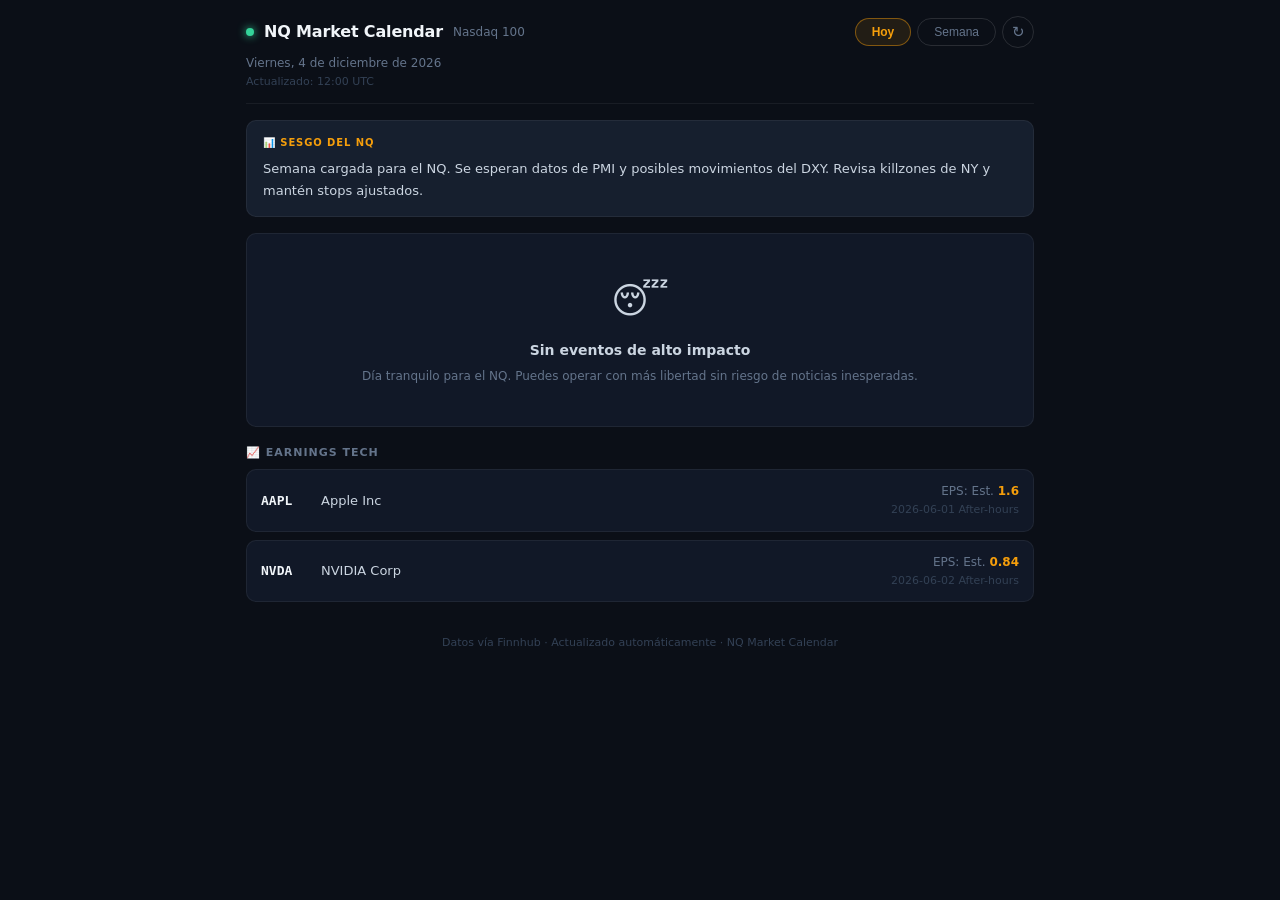
<file: index.html>
<!DOCTYPE html>
<html lang="es">
<head>
<meta charset="UTF-8">
<meta name="viewport" content="width=device-width, initial-scale=1.0">
<title>NQ Market Calendar — Nasdaq 100</title>
<link rel="stylesheet" href="css/style.css">
</head>
<body>
<div id="app">
  <header class="header">
    <div class="header-top">
      <div class="brand">
        <span class="brand-dot" id="status-dot"></span>
        <span class="brand-title">NQ Market Calendar</span>
        <span class="brand-sub">Nasdaq 100</span>
      </div>
      <div class="controls">
        <button class="btn-filter active" data-scope="today">Hoy</button>
        <button class="btn-filter" data-scope="week">Semana</button>
        <button class="btn-refresh" id="btn-refresh" title="Actualizar">↻</button>
      </div>
    </div>
    <div class="header-date" id="header-date"></div>
    <div class="header-updated" id="header-updated"></div>
  </header>

  <main class="main">
    <!-- Loading -->
    <div id="loading" class="loading hidden">
      <div class="spinner"></div>
      <div>
        <div class="loading-text">Cargando calendario económico…</div>
        <div class="loading-sub">Consultando fuentes en tiempo real</div>
      </div>
    </div>

    <!-- Error -->
    <div id="error" class="error hidden">
      <div class="error-icon">⚠️</div>
      <div class="error-msg">No se pudo cargar el calendario.</div>
      <button class="btn-retry" id="btn-retry">Reintentar</button>
    </div>

    <!-- Content -->
    <div id="content" class="content">
      <!-- Summary -->
      <div class="summary-card" id="summary-card">
        <div class="summary-label">📊 Sesgo del NQ</div>
        <div class="summary-text" id="summary-text"></div>
      </div>

      <!-- Events -->
      <div id="events-container"></div>

      <!-- Earnings -->
      <div class="section-title">📈 Earnings Tech</div>
      <div id="earnings-container"></div>
    </div>
  </main>

  <footer class="footer">
    Datos vía Finnhub · Actualizado automáticamente · NQ Market Calendar
  </footer>
</div>

<script src="js/app.js"></script>
</body>
</html>
</file>
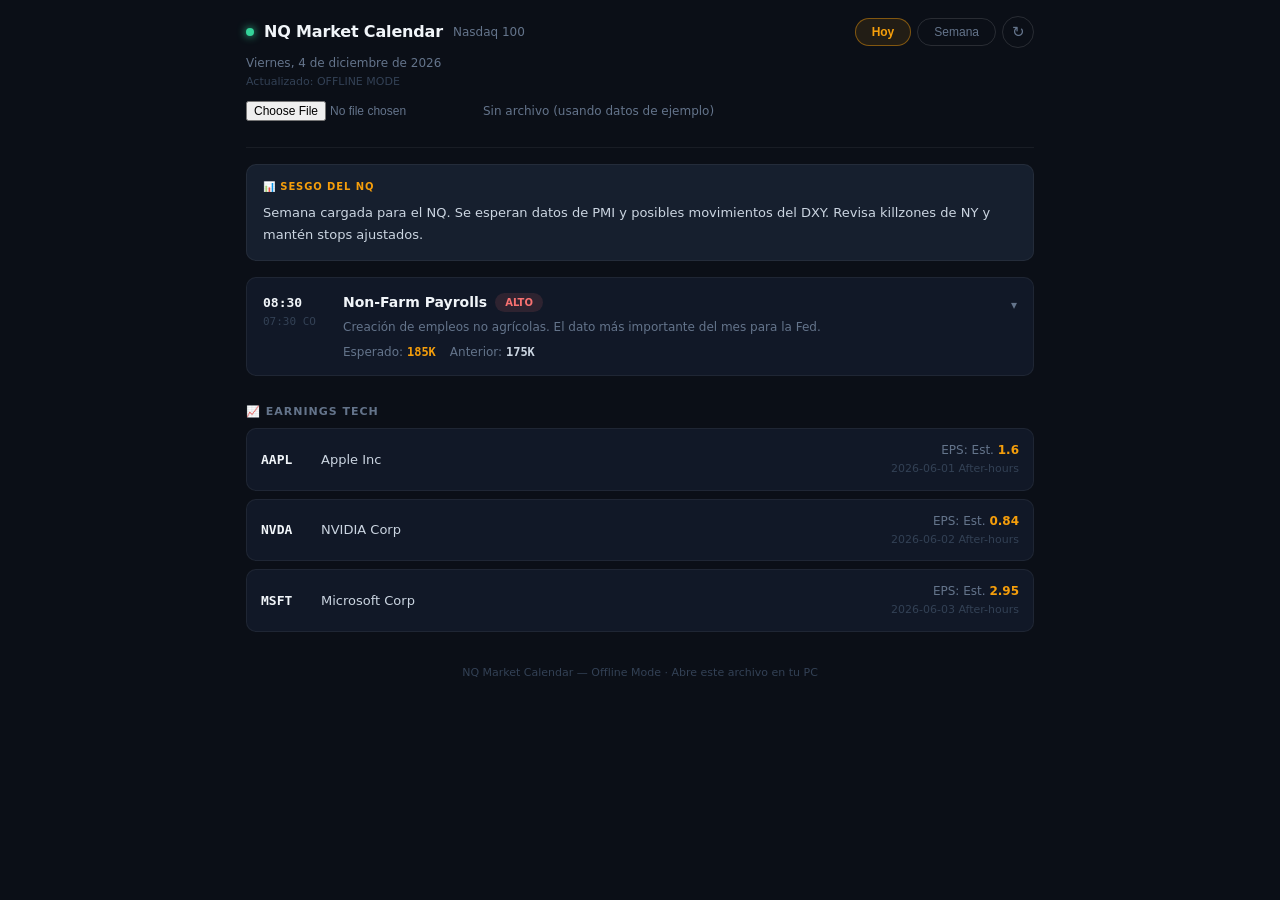
<file: NQ-Market-Calendar-Offline.html>
<!DOCTYPE html>
<html lang="es">
<head>
<meta charset="UTF-8">
<meta name="viewport" content="width=device-width, initial-scale=1.0">
<title>NQ Market Calendar — Offline</title>
<style>
:root {
  --bg: #0b0f17; --bg-2: #111827; --bg-3: #161f2e; --bg-4: #1e293b;
  --border: rgba(255,255,255,0.06); --border-2: rgba(255,255,255,0.12);
  --text: #cbd5e1; --text-2: #64748b; --text-3: #334155;
  --head: #f1f5f9; --amber: #f59e0b; --amber-bg: rgba(245,158,11,0.10);
  --bull: #34d399; --bull-bg: rgba(52,211,153,0.08); --bull-border: rgba(52,211,153,0.20);
  --bear: #f87171; --bear-bg: rgba(248,113,113,0.08); --bear-border: rgba(248,113,113,0.20);
  --neu: #fbbf24; --neu-bg: rgba(251,191,36,0.08); --neu-border: rgba(251,191,36,0.20);
}
* { box-sizing: border-box; margin: 0; padding: 0; }
body { background: var(--bg); color: var(--text); font-family: ui-sans-serif, system-ui, -apple-system, "Segoe UI", Roboto, sans-serif; font-size: 14px; line-height: 1.5; min-height: 100vh; }
#app { max-width: 820px; margin: 0 auto; padding: 0 16px 40px; }
.header { padding: 16px 0 12px; border-bottom: 1px solid var(--border); margin-bottom: 16px; }
.header-top { display: flex; align-items: center; justify-content: space-between; gap: 12px; flex-wrap: wrap; }
.brand { display: flex; align-items: center; gap: 10px; }
.brand-dot { width: 8px; height: 8px; border-radius: 50%; background: var(--bull); box-shadow: 0 0 8px var(--bull); }
.brand-title { font-size: 16px; font-weight: 700; color: var(--head); letter-spacing: -0.01em; }
.brand-sub { font-size: 12px; color: var(--text-2); }
.controls { display: flex; align-items: center; gap: 6px; }
.btn-filter { padding: 6px 16px; border-radius: 20px; border: 1px solid var(--border-2); background: transparent; color: var(--text-2); font-size: 12px; cursor: pointer; transition: all .15s; }
.btn-filter.active { background: var(--amber-bg); border-color: rgba(245,158,11,0.45); color: var(--amber); font-weight: 600; }
.btn-filter:hover:not(:disabled) { border-color: rgba(245,158,11,0.45); }
.btn-filter:disabled { opacity: .4; cursor: default; }
.btn-refresh { width: 32px; height: 32px; border-radius: 50%; border: 1px solid var(--border-2); background: transparent; color: var(--text-2); font-size: 15px; cursor: pointer; display: inline-flex; align-items: center; justify-content: center; transition: transform .2s; }
.btn-refresh:hover:not(:disabled) { transform: rotate(90deg); }
.btn-refresh:disabled { opacity: .4; cursor: default; }
.header-date { font-size: 12px; color: var(--text-2); margin-top: 6px; }
.header-updated { font-size: 11px; color: var(--text-3); margin-top: 2px; }
.summary-card { background: var(--bg-3); border: 1px solid var(--border); border-radius: 10px; padding: 14px 16px; margin-bottom: 16px; }
.summary-label { font-size: 10px; font-weight: 700; text-transform: uppercase; letter-spacing: 0.09em; color: var(--amber); margin-bottom: 8px; }
.summary-text { font-size: 13px; color: var(--text); line-height: 1.7; }
.section-title { font-size: 11px; font-weight: 700; text-transform: uppercase; letter-spacing: 0.09em; color: var(--text-2); padding: 18px 0 8px; }
.event-card { background: var(--bg-2); border: 1px solid var(--border); border-radius: 10px; padding: 14px 16px; margin-bottom: 10px; cursor: pointer; transition: border-color .2s, background .2s; }
.event-card:hover { border-color: var(--border-2); background: var(--bg-3); }
.event-card.expanded { border-color: rgba(255,255,255,0.18); }
.card-header { display: flex; align-items: flex-start; gap: 12px; }
.time-col { min-width: 68px; padding-top: 1px; }
.time-et { font-family: ui-monospace, SFMono-Regular, Menlo, monospace; font-size: 13px; font-weight: 700; color: var(--head); }
.time-co { font-family: ui-monospace, SFMono-Regular, Menlo, monospace; font-size: 11px; color: var(--text-3); margin-top: 2px; }
.card-body { flex: 1; }
.card-title-row { display: flex; align-items: center; gap: 8px; flex-wrap: wrap; margin-bottom: 5px; }
.card-title { font-size: 14px; font-weight: 700; color: var(--head); }
.badge { font-size: 10px; padding: 2px 10px; border-radius: 12px; font-weight: 700; }
.badge-alto { background: rgba(248,113,113,0.12); color: var(--bear); }
.badge-medio { background: rgba(251,191,36,0.12); color: var(--neu); }
.card-desc { font-size: 12px; color: var(--text-2); line-height: 1.5; }
.card-values { display: flex; gap: 14px; margin-top: 7px; }
.card-value { font-size: 12px; color: var(--text-2); }
.card-value strong { font-family: ui-monospace, SFMono-Regular, Menlo, monospace; font-weight: 600; }
.exp-amber { color: var(--amber); }
.exp-white { color: var(--text); }
.chevron { color: var(--text-2); font-size: 12px; flex-shrink: 0; margin-top: 4px; transition: transform .2s; display: inline-block; }
.event-card.expanded .chevron { transform: rotate(180deg); }
.panel { margin-top: 14px; border-top: 1px solid var(--border); padding-top: 14px; }
.panel-label { font-size: 10px; font-weight: 700; text-transform: uppercase; letter-spacing: 0.07em; color: var(--text-2); margin-bottom: 10px; }
.scenarios { display: grid; grid-template-columns: repeat(3, 1fr); gap: 8px; margin-bottom: 12px; }
@media (max-width: 640px) { .scenarios { grid-template-columns: 1fr; } }
.scenario { border-radius: 8px; padding: 11px 12px; }
.scenario-bull { background: var(--bull-bg); border: 1px solid var(--bull-border); }
.scenario-bear { background: var(--bear-bg); border: 1px solid var(--bear-border); }
.scenario-neu { background: var(--neu-bg); border: 1px solid var(--neu-border); }
.scenario-label { font-size: 10px; font-weight: 700; text-transform: uppercase; letter-spacing: 0.06em; margin-bottom: 6px; }
.sc-label-bull { color: var(--bull); }
.sc-label-bear { color: var(--bear); }
.sc-label-neu { color: var(--neu); }
.scenario-text { font-size: 12px; color: var(--text); line-height: 1.55; }
.ict-box { background: var(--amber-bg); border: 1px solid rgba(245,158,11,0.25); border-radius: 8px; padding: 11px 13px; }
.ict-label { font-size: 10px; font-weight: 700; text-transform: uppercase; letter-spacing: 0.07em; color: var(--amber); margin-bottom: 6px; }
.ict-text { font-size: 12px; color: var(--text); line-height: 1.65; }
.earn-card { background: var(--bg-2); border: 1px solid var(--border); border-radius: 10px; padding: 12px 14px; margin-bottom: 8px; display: flex; align-items: center; justify-content: space-between; gap: 12px; }
.earn-left { display: flex; align-items: center; gap: 10px; }
.earn-ticker { font-family: ui-monospace, monospace; font-size: 13px; font-weight: 700; color: var(--head); min-width: 50px; }
.earn-name { font-size: 13px; color: var(--text); }
.earn-right { text-align: right; }
.earn-eps { font-size: 12px; color: var(--text-2); }
.earn-eps strong { color: var(--amber); }
.earn-date { font-size: 11px; color: var(--text-3); margin-top: 2px; }
.footer { text-align: center; padding: 24px 10px 0; font-size: 11px; color: var(--text-3); line-height: 1.6; }
.empty { text-align: center; padding: 40px 20px; background: var(--bg-2); border: 1px solid var(--border); border-radius: 10px; }
.empty-icon { font-size: 36px; margin-bottom: 12px; }
.empty-title { font-size: 14px; color: var(--text); font-weight: 600; margin-bottom: 6px; }
.empty-desc { font-size: 12px; color: var(--text-2); line-height: 1.6; }
.import-row { display: flex; align-items: center; gap: 10px; margin-bottom: 14px; }
.import-row input[type="file"] { color: var(--text-2); font-size: 12px; }
.import-row .file-name { font-size: 12px; color: var(--text-2); }
.hidden { display: none !important; }
</style>
</head>
<body>
<div id="app">
  <header class="header">
    <div class="header-top">
      <div class="brand">
        <span class="brand-dot" id="status-dot"></span>
        <span class="brand-title">NQ Market Calendar</span>
        <span class="brand-sub">Nasdaq 100</span>
      </div>
      <div class="controls">
        <button class="btn-filter active" data-scope="today">Hoy</button>
        <button class="btn-filter" data-scope="week">Semana</button>
        <button class="btn-refresh" id="btn-refresh" title="Actualizar">↻</button>
      </div>
    </div>
    <div class="header-date" id="header-date"></div>
    <div class="header-updated" id="header-updated"></div>
    <div class="import-row" style="margin-top:10px;">
      <input type="file" id="file-input" accept=".json" />
      <span class="file-name" id="file-name">Sin archivo (usando datos de ejemplo)</span>
    </div>
  </header>

  <main class="main" id="main">
    <div id="content" class="content">
      <div class="summary-card" id="summary-card">
        <div class="summary-label">📊 Sesgo del NQ</div>
        <div class="summary-text" id="summary-text"></div>
      </div>
      <div id="events-container"></div>
      <div class="section-title">📈 Earnings Tech</div>
      <div id="earnings-container"></div>
    </div>
  </main>

  <footer class="footer">NQ Market Calendar — Offline Mode · Abre este archivo en tu PC</footer>
</div>

<script>
const $ = (sel) => document.querySelector(sel);
const $$ = (sel) => document.querySelectorAll(sel);
const DAYS_ORDER = ["Lunes","Martes","Miércoles","Jueves","Viernes"];

const parseDir = (text="") => {
  if (!text) return "neutral";
  const t = text.toUpperCase();
  if (t.startsWith("📈") || t.includes("BULLISH")) return "bull";
  if (t.startsWith("📉") || t.includes("BEARISH")) return "bear";
  return "neutral";
};
const stripTag = (text="") => text.replace(/^(📈|📉|➡️)\s*(BULLISH|BEARISH|NEUTRO)\s*[-—]\s*/i, "").trim();
const fmtDate = () => new Date().toLocaleDateString("es-CO", { weekday:"long", year:"numeric", month:"long", day:"numeric" });

// ── DATOS DE EJEMPLO EMBEBIDOS ─────────────────────────────────────────────
const DEFAULT_DATA = {
  "periodo": "Semana de ejemplo",
  "resumen_sesgo": "Semana cargada para el NQ. Se esperan datos de PMI y posibles movimientos del DXY. Revisa killzones de NY y mantén stops ajustados.",
  "eventos": [
    {
      "dia": "Lunes",
      "hora_et": "10:00",
      "hora_co": "09:00 CO",
      "nombre": "ISM Manufacturing PMI",
      "impacto": "MEDIO",
      "esperado": "48.5",
      "anterior": "48.7",
      "descripcion": "Índice de Gerentes de Compras. >50 = expansión, <50 = contracción.",
      "escenarios": {
        "mayor_esperado": "📈 BULLISH — expansión sectorial impulsa confianza. NQ se beneficia.",
        "menor_esperado": "📉 BEARISH — contracción en manufactura. Cautela en Tech.",
        "en_linea": "➡️ NEUTRO — expansión moderada."
      },
      "contexto_ict": "10:00 ET ISM. Si sesgo previo es bajista y PMI <50, confirma continuation. Revisar 15m FVG."
    },
    {
      "dia": "Miércoles",
      "hora_et": "08:30",
      "hora_co": "07:30 CO",
      "nombre": "CPI m/m",
      "impacto": "ALTO",
      "esperado": "0.3%",
      "anterior": "0.2%",
      "descripcion": "Índice de precios al consumidor. Mide inflación de bienes y servicios.",
      "escenarios": {
        "mayor_esperado": "📉 BEARISH — inflación alta restringe recortes de la Fed. Growth stocks sufren.",
        "menor_esperado": "📈 BULLISH — inflación baja abre puerta a recortes. Tech y NQ se impulsan.",
        "en_linea": "➡️ NEUTRO — dato en línea. Atención a la lectura de la Fed."
      },
      "contexto_ict": "Killzone NY 8:30–9:30. Revisar Order Block diario en NQ. Si previo BSL, esperar sweep + reversal."
    },
    {
      "dia": "Viernes",
      "hora_et": "08:30",
      "hora_co": "07:30 CO",
      "nombre": "Non-Farm Payrolls",
      "impacto": "ALTO",
      "esperado": "185K",
      "anterior": "175K",
      "descripcion": "Creación de empleos no agrícolas. El dato más importante del mes para la Fed.",
      "escenarios": {
        "mayor_esperado": "📉 BEARISH — empleo fuerte obliga a Fed 'higher for longer'. Tech sufre.",
        "menor_esperado": "📈 BULLISH — debilidad laboral alivia presión sobre la Fed. NQ sube.",
        "en_linea": "➡️ NEUTRO — dato en línea. Sesgo previo se mantiene."
      },
      "contexto_ict": "Primer viernes de mes. Alta volatilidad en apertura cash 9:30. Revisar sell-side liquidity del NQ antes del dato."
    }
  ],
  "earnings": [
    { "symbol": "AAPL", "name": "Apple Inc", "date": "2026-06-01", "epsEstimate": 1.60, "epsActual": null, "hour": "amc" },
    { "symbol": "NVDA", "name": "NVIDIA Corp", "date": "2026-06-02", "epsEstimate": 0.84, "epsActual": null, "hour": "amc" },
    { "symbol": "MSFT", "name": "Microsoft Corp", "date": "2026-06-03", "epsEstimate": 2.95, "epsActual": null, "hour": "amc" }
  ],
  "updatedAt": "OFFLINE MODE"
};

let scope = "today";
let calendarData = DEFAULT_DATA;

function render() {
  const container = $("#events-container");
  const earnContainer = $("#earnings-container");
  container.innerHTML = "";
  earnContainer.innerHTML = "";

  $("#header-date").textContent = (fmtDate().charAt(0).toUpperCase() + fmtDate().slice(1));
  if (calendarData.updatedAt) $("#header-updated").textContent = "Actualizado: " + calendarData.updatedAt;

  const summaryCard = $("#summary-card");
  if (calendarData.resumen_sesgo) { summaryCard.style.display = ""; $("#summary-text").textContent = calendarData.resumen_sesgo; }
  else summaryCard.style.display = "none";

  let events = calendarData.eventos || [];
  if (scope === "today") {
    const todayName = new Date().toLocaleDateString("es-CO", { weekday: "long" });
    const cap = todayName.charAt(0).toUpperCase() + todayName.slice(1);
    events = events.filter(e => (e.dia || "").toLowerCase() === cap.toLowerCase());
  }

  if (events.length === 0) {
    container.innerHTML = `<div class="empty"><div class="empty-icon">😴</div><div class="empty-title">Sin eventos de alto impacto</div><div class="empty-desc">Día tranquilo para el NQ. Puedes operar con más libertad sin riesgo de noticias inesperadas.</div></div>`;
  } else {
    const grouped = {};
    events.forEach((ev, i) => { const d = ev.dia || "Otro"; if (!grouped[d]) grouped[d] = []; grouped[d].push({ ...ev, _i: i }); });
    const orderedDays = scope === "today" ? Object.keys(grouped) : DAYS_ORDER.filter(d => grouped[d]);
    orderedDays.forEach(day => {
      if (scope === "week" || orderedDays.length > 1) {
        const dh = document.createElement("div"); dh.className = "section-title"; dh.textContent = "— " + day; container.appendChild(dh);
      }
      (grouped[day] || []).forEach(ev => container.appendChild(buildEventCard(ev)));
    });
  }

  const earnings = (calendarData.earnings || []).slice(0, 20);
  if (earnings.length === 0) earnContainer.innerHTML = `<div class="empty"><div class="empty-desc">Sin earnings reportados para este período.</div></div>`;
  else earnings.forEach(e => earnContainer.appendChild(buildEarningCard(e)));
}

function buildEventCard(ev) {
  const wrap = document.createElement("div"); wrap.className = "event-card"; wrap.dataset.id = ev._i;
  const badgeClass = (ev.impacto || "").toUpperCase() === "ALTO" ? "badge-alto" : "badge-medio";
  const header = document.createElement("div"); header.className = "card-header";
  header.innerHTML = `
    <div class="time-col"><div class="time-et">${ev.hora_et || ""}</div><div class="time-co">${ev.hora_co || ""}</div></div>
    <div class="card-body">
      <div class="card-title-row"><span class="card-title">${ev.nombre || ""}</span><span class="badge ${badgeClass}">${ev.impacto || "MEDIO"}</span></div>
      <div class="card-desc">${ev.descripcion || ""}</div>
      <div class="card-values">${ev.esperado ? `<span class="card-value">Esperado: <strong class="exp-amber">${ev.esperado}</strong></span>` : ""}${ev.anterior ? `<span class="card-value">Anterior: <strong class="exp-white">${ev.anterior}</strong></span>` : ""}</div>
    </div>
    <span class="chevron">▾</span>`;
  wrap.appendChild(header);
  wrap.addEventListener("click", () => toggleCard(wrap, ev));
  return wrap;
}

function toggleCard(wrap, ev) {
  const isExpanded = wrap.classList.contains("expanded");
  document.querySelectorAll(".event-card.expanded").forEach(c => { c.classList.remove("expanded"); const p = c.querySelector(".panel"); if (p) p.remove(); });
  if (isExpanded) return;
  wrap.classList.add("expanded");
  const panel = document.createElement("div"); panel.className = "panel";
  const scenarios = [
    { key: "mayor_esperado", label: "📈 Mayor que esperado", defaultDir: "bull" },
    { key: "menor_esperado", label: "📉 Menor que esperado", defaultDir: "bear" },
    { key: "en_linea", label: "➡️ En línea", defaultDir: "neutral" },
  ];
  const scRow = document.createElement("div"); scRow.className = "scenarios";
  scenarios.forEach(sc => {
    const text = ev.escenarios?.[sc.key] || "";
    const dir = parseDir(text) || sc.defaultDir;
    const cleaned = stripTag(text) || (dir === "bull" ? "Reacción alcista probable" : dir === "bear" ? "Reacción bajista probable" : "Reacción neutral");
    const map = { bull: ["scenario-bull","sc-label-bull"], bear: ["scenario-bear","sc-label-bear"], neutral: ["scenario-neu","sc-label-neu"] };
    const [cls, lblCls] = map[dir];
    const box = document.createElement("div"); box.className = "scenario " + cls;
    box.innerHTML = `<div class="scenario-label ${lblCls}">${sc.label}</div><div class="scenario-text">${cleaned}</div>`;
    scRow.appendChild(box);
  });
  panel.appendChild(document.createElement("div")).className = "panel-label";
  panel.lastChild.textContent = "Escenarios para el NQ";
  panel.appendChild(scRow);
  if (ev.contexto_ict) {
    const ict = document.createElement("div"); ict.className = "ict-box";
    ict.innerHTML = `<div class="ict-label">📊 Contexto ICT / NQ</div><div class="ict-text">${ev.contexto_ict}</div>`;
    panel.appendChild(ict);
  }
  wrap.appendChild(panel);
}

function buildEarningCard(e) {
  const wrap = document.createElement("div"); wrap.className = "earn-card";
  const epsE = e.epsEstimate != null ? e.epsEstimate : "—";
  const epsA = e.epsActual != null ? e.epsActual : null;
  const epsStr = epsA != null ? `<strong>${epsA}</strong> (est. ${epsE})` : `Est. <strong>${epsE}</strong>`;
  const hourStr = e.hour ? (e.hour === "bmo" ? "Pre-market" : e.hour === "amc" ? "After-hours" : e.hour) : "";
  wrap.innerHTML = `<div class="earn-left"><span class="earn-ticker">${e.symbol || ""}</span><span class="earn-name">${e.name || ""}</span></div><div class="earn-right"><div class="earn-eps">EPS: ${epsStr}</div><div class="earn-date">${e.date || ""} ${hourStr}</div></div>`;
  return wrap;
}

// Filters
$$(".btn-filter").forEach(btn => {
  btn.addEventListener("click", () => {
    if (btn.classList.contains("active")) return;
    $$(".btn-filter").forEach(b => b.classList.remove("active"));
    btn.classList.add("active");
    scope = btn.dataset.scope;
    render();
  });
});
$("#btn-refresh").addEventListener("click", render);

// File import
$("#file-input").addEventListener("change", (e) => {
  const file = e.target.files[0];
  if (!file) return;
  $("#file-name").textContent = file.name;
  const reader = new FileReader();
  reader.onload = (ev) => {
    try {
      calendarData = JSON.parse(ev.target.result);
      render();
      $("#status-dot").style.background = "var(--bull)";
    } catch (err) {
      alert("El archivo no es un JSON válido.");
    }
  };
  reader.readAsText(file);
});

// Init
render();
</script>
</body>
</html>
</file>
<file: css/style.css>
:root {
  --bg: #0b0f17;
  --bg-2: #111827;
  --bg-3: #161f2e;
  --bg-4: #1e293b;
  --border: rgba(255,255,255,0.06);
  --border-2: rgba(255,255,255,0.12);
  --text: #cbd5e1;
  --text-2: #64748b;
  --text-3: #334155;
  --head: #f1f5f9;
  --amber: #f59e0b;
  --amber-bg: rgba(245,158,11,0.10);
  --bull: #34d399;
  --bull-bg: rgba(52,211,153,0.08);
  --bull-border: rgba(52,211,153,0.20);
  --bear: #f87171;
  --bear-bg: rgba(248,113,113,0.08);
  --bear-border: rgba(248,113,113,0.20);
  --neu: #fbbf24;
  --neu-bg: rgba(251,191,36,0.08);
  --neu-border: rgba(251,191,36,0.20);
}

* { box-sizing: border-box; margin: 0; padding: 0; }

body {
  background: var(--bg);
  color: var(--text);
  font-family: ui-sans-serif, system-ui, -apple-system, "Segoe UI", Roboto, sans-serif;
  font-size: 14px;
  line-height: 1.5;
  min-height: 100vh;
}

#app { max-width: 820px; margin: 0 auto; padding: 0 16px 40px; }

/* Header */
.header { padding: 16px 0 12px; border-bottom: 1px solid var(--border); margin-bottom: 16px; }
.header-top { display: flex; align-items: center; justify-content: space-between; gap: 12px; flex-wrap: wrap; }
.brand { display: flex; align-items: center; gap: 10px; }
.brand-dot { width: 8px; height: 8px; border-radius: 50%; background: var(--bull); box-shadow: 0 0 8px var(--bull); }
.brand-dot.offline { background: var(--bear); box-shadow: 0 0 8px var(--bear); }
.brand-title { font-size: 16px; font-weight: 700; color: var(--head); letter-spacing: -0.01em; }
.brand-sub { font-size: 12px; color: var(--text-2); }

.controls { display: flex; align-items: center; gap: 6px; }
.btn-filter {
  padding: 6px 16px; border-radius: 20px; border: 1px solid var(--border-2);
  background: transparent; color: var(--text-2); font-size: 12px; cursor: pointer; transition: all .15s;
}
.btn-filter.active { background: var(--amber-bg); border-color: rgba(245,158,11,0.45); color: var(--amber); font-weight: 600; }
.btn-filter:hover:not(:disabled) { border-color: rgba(245,158,11,0.45); }
.btn-filter:disabled { opacity: .4; cursor: default; }
.btn-refresh {
  width: 32px; height: 32px; border-radius: 50%; border: 1px solid var(--border-2);
  background: transparent; color: var(--text-2); font-size: 15px; cursor: pointer; display: inline-flex;
  align-items: center; justify-content: center; transition: transform .2s;
}
.btn-refresh:hover:not(:disabled) { transform: rotate(90deg); }
.btn-refresh:disabled { opacity: .4; cursor: default; }

.header-date { font-size: 12px; color: var(--text-2); margin-top: 6px; }
.header-updated { font-size: 11px; color: var(--text-3); margin-top: 2px; }

/* Loading */
.loading { display: flex; align-items: center; gap: 14px; padding: 20px 0; }
.loading.hidden { display: none; }
.spinner { width: 22px; height: 22px; border: 2px solid rgba(245,158,11,0.25); border-top-color: var(--amber); border-radius: 50%; animation: spin .7s linear infinite; flex-shrink: 0; }
@keyframes spin { to { transform: rotate(360deg); } }
.loading-text { font-size: 14px; color: var(--text); font-weight: 500; }
.loading-sub { font-size: 12px; color: var(--text-2); margin-top: 2px; }

/* Skeleton */
.skeleton { background: var(--bg-4); border-radius: 6px; animation: pulse 1.5s ease-in-out infinite; }
@keyframes pulse { 0%,100%{opacity:1} 50%{opacity:.45} }

/* Error */
.error { text-align: center; padding: 40px 20px; background: var(--bear-bg); border: 1px solid var(--bear-border); border-radius: 12px; margin: 16px 0; }
.error.hidden { display: none; }
.error-icon { font-size: 32px; margin-bottom: 10px; }
.error-msg { color: var(--bear); font-size: 14px; margin-bottom: 14px; }
.btn-retry { padding: 9px 24px; border-radius: 8px; border: 1px solid var(--bear-border); background: var(--bear-bg); color: var(--bear); font-size: 13px; font-weight: 500; cursor: pointer; }

/* Content */
.content.hidden { display: none; }

/* Summary */
.summary-card { background: var(--bg-3); border: 1px solid var(--border); border-radius: 10px; padding: 14px 16px; margin-bottom: 16px; }
.summary-label { font-size: 10px; font-weight: 700; text-transform: uppercase; letter-spacing: 0.09em; color: var(--amber); margin-bottom: 8px; }
.summary-text { font-size: 13px; color: var(--text); line-height: 1.7; }

/* Section */
.section-title { font-size: 11px; font-weight: 700; text-transform: uppercase; letter-spacing: 0.09em; color: var(--text-2); padding: 18px 0 8px; }

/* Cards */
.event-card { background: var(--bg-2); border: 1px solid var(--border); border-radius: 10px; padding: 14px 16px; margin-bottom: 10px; cursor: pointer; transition: border-color .2s, background .2s; }
.event-card:hover { border-color: var(--border-2); background: var(--bg-3); }
.event-card.expanded { border-color: rgba(255,255,255,0.18); }

.card-header { display: flex; align-items: flex-start; gap: 12px; }
.time-col { min-width: 68px; padding-top: 1px; }
.time-et { font-family: ui-monospace, SFMono-Regular, Menlo, monospace; font-size: 13px; font-weight: 700; color: var(--head); }
.time-co { font-family: ui-monospace, SFMono-Regular, Menlo, monospace; font-size: 11px; color: var(--text-3); margin-top: 2px; }
.card-body { flex: 1; }
.card-title-row { display: flex; align-items: center; gap: 8px; flex-wrap: wrap; margin-bottom: 5px; }
.card-title { font-size: 14px; font-weight: 700; color: var(--head); }
.badge { font-size: 10px; padding: 2px 10px; border-radius: 12px; font-weight: 700; }
.badge-alto { background: rgba(248,113,113,0.12); color: var(--bear); }
.badge-medio { background: rgba(251,191,36,0.12); color: var(--neu); }
.card-desc { font-size: 12px; color: var(--text-2); line-height: 1.5; }
.card-values { display: flex; gap: 14px; margin-top: 7px; }
.card-value { font-size: 12px; color: var(--text-2); }
.card-value strong { font-family: ui-monospace, SFMono-Regular, Menlo, monospace; font-weight: 600; }
.exp-amber { color: var(--amber); }
.exp-white { color: var(--text); }

.chevron { color: var(--text-2); font-size: 12px; flex-shrink: 0; margin-top: 4px; transition: transform .2s; display: inline-block; }
.event-card.expanded .chevron { transform: rotate(180deg); }

/* Expanded panel */
.panel { margin-top: 14px; border-top: 1px solid var(--border); padding-top: 14px; }
.panel-label { font-size: 10px; font-weight: 700; text-transform: uppercase; letter-spacing: 0.07em; color: var(--text-2); margin-bottom: 10px; }
.scenarios { display: grid; grid-template-columns: repeat(3, 1fr); gap: 8px; margin-bottom: 12px; }
@media (max-width: 640px) { .scenarios { grid-template-columns: 1fr; } }
.scenario { border-radius: 8px; padding: 11px 12px; }
.scenario-bull { background: var(--bull-bg); border: 1px solid var(--bull-border); }
.scenario-bear { background: var(--bear-bg); border: 1px solid var(--bear-border); }
.scenario-neu { background: var(--neu-bg); border: 1px solid var(--neu-border); }
.scenario-label { font-size: 10px; font-weight: 700; text-transform: uppercase; letter-spacing: 0.06em; margin-bottom: 6px; }
.sc-label-bull { color: var(--bull); }
.sc-label-bear { color: var(--bear); }
.sc-label-neu { color: var(--neu); }
.scenario-text { font-size: 12px; color: var(--text); line-height: 1.55; }

.ict-box { background: var(--amber-bg); border: 1px solid rgba(245,158,11,0.25); border-radius: 8px; padding: 11px 13px; }
.ict-label { font-size: 10px; font-weight: 700; text-transform: uppercase; letter-spacing: 0.07em; color: var(--amber); margin-bottom: 6px; }
.ict-text { font-size: 12px; color: var(--text); line-height: 1.65; }

/* Earnings cards */
.earn-card { background: var(--bg-2); border: 1px solid var(--border); border-radius: 10px; padding: 12px 14px; margin-bottom: 8px; display: flex; align-items: center; justify-content: space-between; gap: 12px; }
.earn-left { display: flex; align-items: center; gap: 10px; }
.earn-ticker { font-family: ui-monospace, monospace; font-size: 13px; font-weight: 700; color: var(--head); min-width: 50px; }
.earn-name { font-size: 13px; color: var(--text); }
.earn-right { text-align: right; }
.earn-eps { font-size: 12px; color: var(--text-2); }
.earn-eps strong { color: var(--amber); }
.earn-date { font-size: 11px; color: var(--text-3); margin-top: 2px; }

/* Footer */
.footer { text-align: center; padding: 24px 10px 0; font-size: 11px; color: var(--text-3); line-height: 1.6; }

/* Empty */
.empty { text-align: center; padding: 40px 20px; background: var(--bg-2); border: 1px solid var(--border); border-radius: 10px; }
.empty-icon { font-size: 36px; margin-bottom: 12px; }
.empty-title { font-size: 14px; color: var(--text); font-weight: 600; margin-bottom: 6px; }
.empty-desc { font-size: 12px; color: var(--text-2); line-height: 1.6; }
</file>
